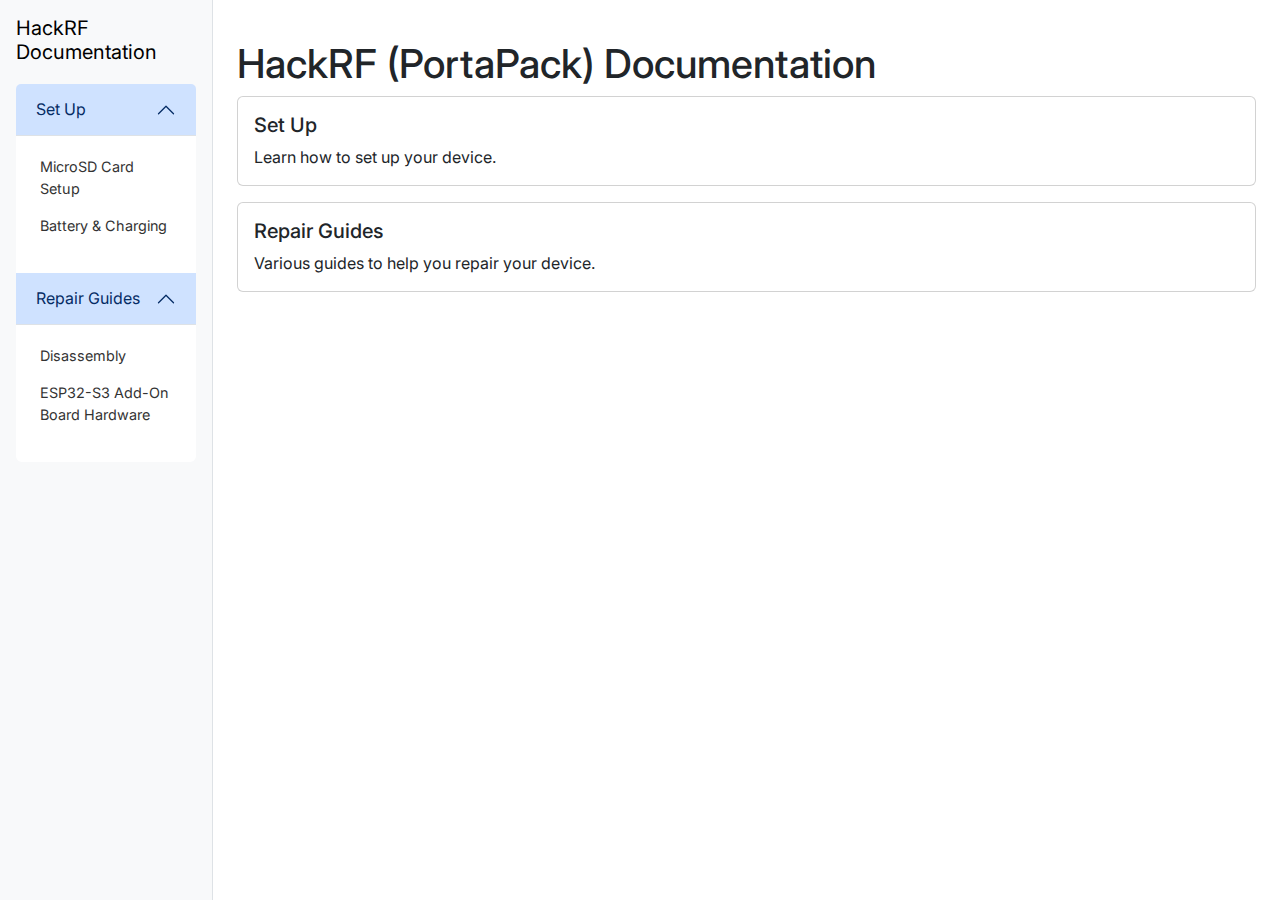
<file: index.html>
<!DOCTYPE html>
<html lang="en">
<head>
    <meta charset="UTF-8">
    <meta name="viewport" content="width=device-width, initial-scale=1.0">
    <title>HackRF Documentation</title>
    <link href="https://cdn.jsdelivr.net/npm/bootstrap@5.3.0-alpha1/dist/css/bootstrap.min.css" rel="stylesheet">
    <link href="https://fonts.googleapis.com/css2?family=Inter:wght@100..900&display=swap" rel="stylesheet">
    <link rel="stylesheet" href="styles.css">
    <link rel="icon" type="image/x-icon" href="../images/Site_Icon.png">
</head>
<body class="index-page">
    <div class="container-fluid">
        <div class="row">
            <nav class="col-md-3 col-lg-2 d-md-block bg-light sidebar p-3">
                <h5 class="sidebar-title">
                    <a href="./index.html" class="text-decoration-none" style="color: black;">HackRF Documentation</a>
                </h5>
                <div class="accordion" id="sidebarAccordion">
                    <div class="accordion-item border-0">
                        <h2 class="accordion-header" id="headingSetup">
                            <button class="accordion-button no-hover" type="button" data-bs-toggle="collapse" data-bs-target="#collapseSetup" aria-expanded="true" aria-controls="collapseSetup">
                                Set Up
                            </button>
                        </h2>
                        <div id="collapseSetup" class="accordion-collapse collapse show" aria-labelledby="headingSetup" data-bs-parent="#sidebarAccordion">
                            <div class="accordion-body">
                                <ul class="list-unstyled">
                                    <li><a href="./docs/microsdcardsetup.html" class="text-decoration-none d-block">MicroSD Card Setup</a></li>
                                    <li><a href="./docs/batteryandcharging.html" class="text-decoration-none d-block">Battery & Charging</a></li>
                                </ul>
                            </div>
                        </div>
                    </div>
                    <div class="accordion-item border-0">
                        <h2 class="accordion-header" id="headingRepair">
                            <button class="accordion-button no-hover" type="button" data-bs-toggle="collapse" data-bs-target="#collapseRepair" aria-expanded="true" aria-controls="collapseRepair">
                                Repair Guides
                            </button>
                        </h2>
                        <div id="collapseRepair" class="accordion-collapse collapse show" aria-labelledby="headingRepair" data-bs-parent="#sidebarAccordion">
                            <div class="accordion-body">
                                <ul class="list-unstyled">
                                    <li><a href="./docs/disassembly.html" class="text-decoration-none d-block">Disassembly</a></li>
                                    <li><a href="./docs/esp32schematics.html" class="text-decoration-none d-block">ESP32-S3 Add-On Board Hardware</a></li>
                                </ul>
                            </div>
                        </div>
                    </div>
                </div>
            </nav>            

            <main class="col-md-9 ms-sm-auto col-lg-10 px-md-4">
                <h1 class="mt-4">HackRF (PortaPack) Documentation</h1>
                <div class="row row-cols-1 g-3 d-none d-md-flex">
                    <div class="col">
                        <a href="/docs/microsdcardsetup.html" class="text-decoration-none" style="color: black;">
                            <div class="card h-100">
                                <div class="card-body">
                                    <h5 class="card-title">Set Up</h5>
                                    <p class="card-text">Learn how to set up your device.</p>
                                </div>
                            </div>
                        </a>                           
                    </div>
                    <div class="col">
                        <a href="/docs/disassembly.html" class="text-decoration-none" style="color: black;">
                            <div class="card h-100">
                                <div class="card-body">
                                    <h5 class="card-title">Repair Guides</h5>
                                    <p class="card-text">Various guides to help you repair your device.</p>
                                </div>
                            </div>
                        </a>                           
                    </div>
                </div>
            </main>
        </div>
    </div>
    <script src="https://cdn.jsdelivr.net/npm/bootstrap@5.3.0-alpha1/dist/js/bootstrap.bundle.min.js"></script>
</body>
</html>
</file>
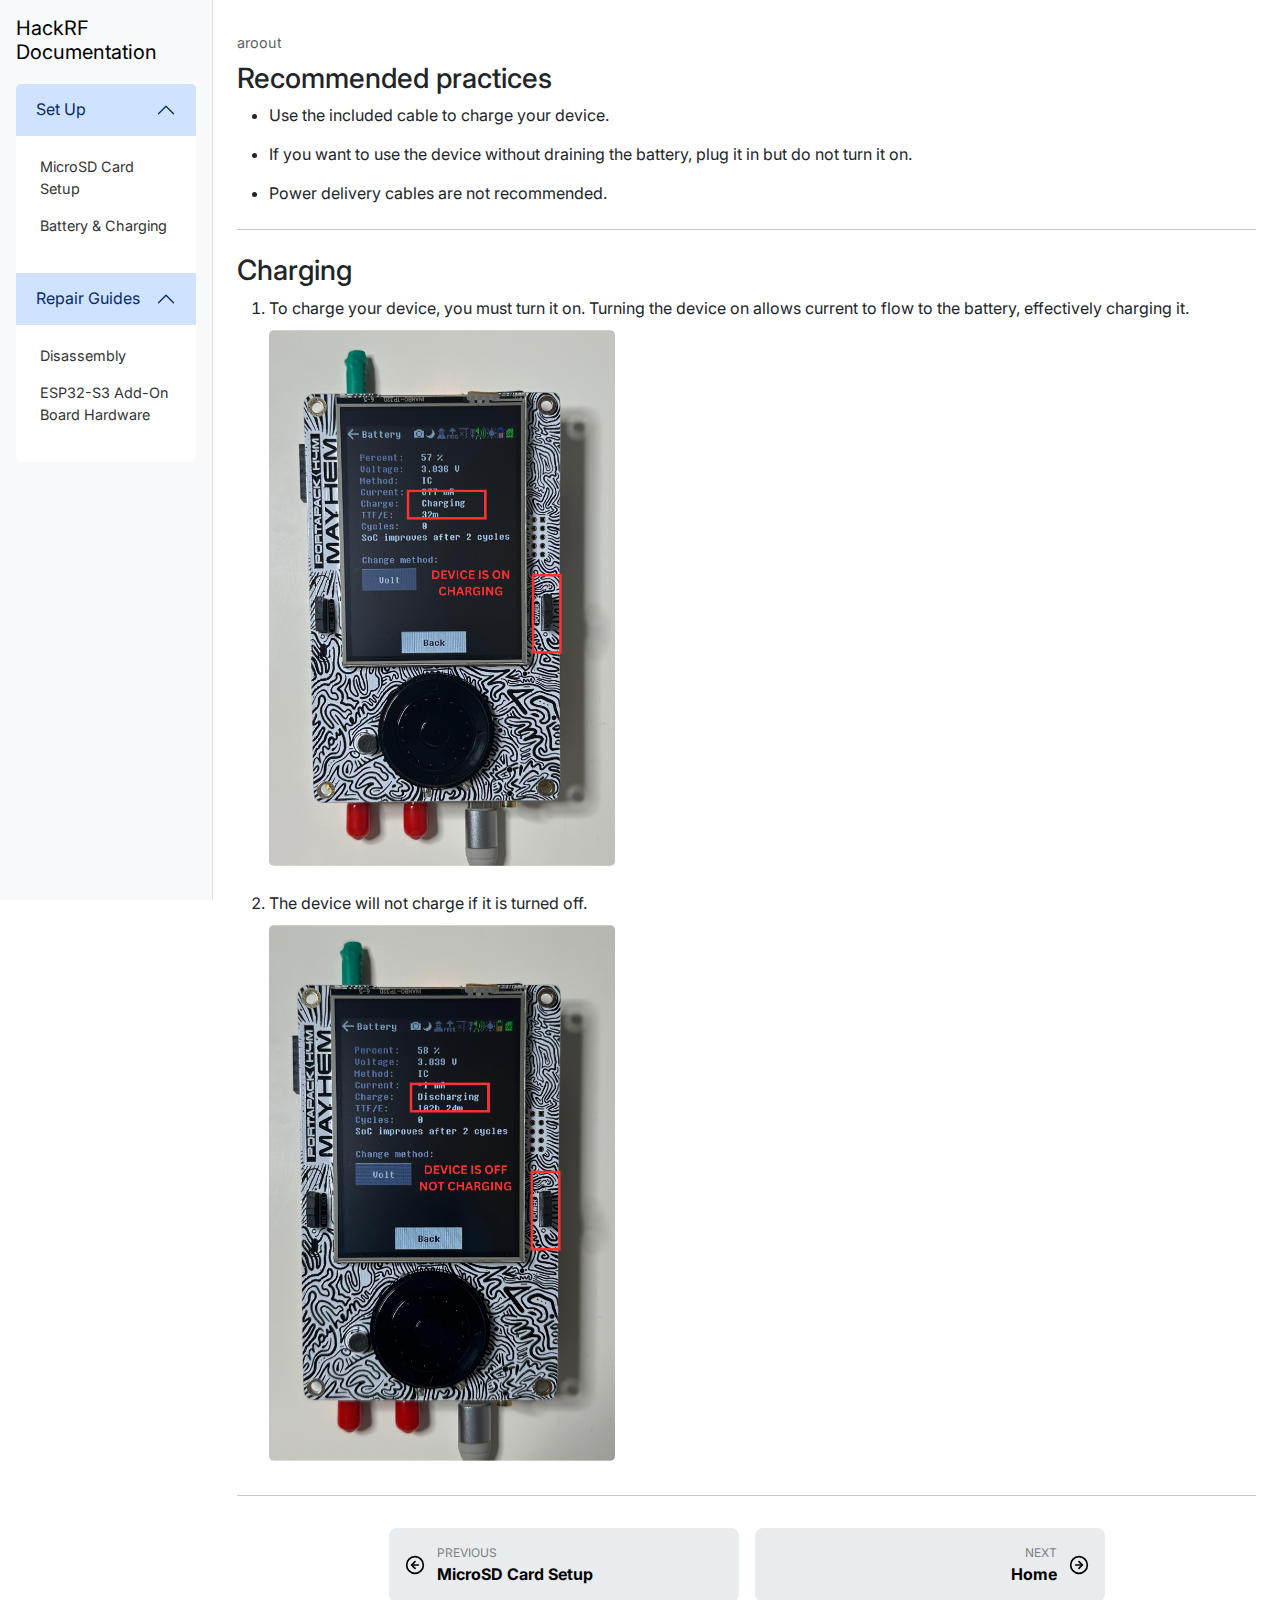
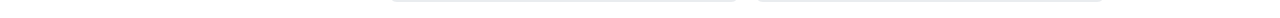
<file: docs/batteryandcharging.html>
<!DOCTYPE html>
<html lang="en">
<head>
    <meta charset="UTF-8">
    <meta name="viewport" content="width=device-width, initial-scale=1.0">
    <title>Battery & Charging</title>
    <link href="https://cdn.jsdelivr.net/npm/bootstrap@5.3.0-alpha1/dist/css/bootstrap.min.css" rel="stylesheet">
    <link href="https://fonts.googleapis.com/css2?family=Inter:wght@100..900&display=swap" rel="stylesheet">
    <link rel="icon" type="image/x-icon" href="../images/Site_Icon.png">
    <link rel="stylesheet" href="../styles.css">
</head>
<body>
    <div class="container-fluid">
        <div class="row">
            <div id="sidebar-container" class="col-md-3 col-lg-2 d-md-block bg-light sidebar p-3"></div>
            <main class="col-md-9 ms-sm-auto col-lg-10 px-md-4" style="padding-top: 2rem;">
                <div class="row row-cols-1 g-4">
                    <div class="col">
                        <div class="card h-100 border-0">
                            <div class="card-body">
                                <p class="text-muted" style="font-size: 0.9rem; margin-bottom: 0.5rem;">aroout</p>
                                <h3 class="card-title">Recommended practices</h3>
                                <ul class="custom-list">
                                    <li>Use the included cable to charge your device.</li>
                                    <li>If you want to use the device without draining the battery, plug it in but do not turn it on.</li>
                                    <li>Power delivery cables are not recommended.</li>
                                </ul>
                                <hr class="my-4">

                                <h3 class="card-title">Charging</h3>
                                <ol class="custom-list">
                                    <li>
                                        To charge your device, you must turn it on. Turning the device on allows current to flow to the battery, effectively charging it.
                                        <br>
                                        <img src="../images/deviceison.png" alt="H4M on it's back side." class="responsive-img">
                                    </li>
                                    <li>
                                        The device will not charge if it is turned off.
                                        <br>
                                        <img src="../images/deviceisoff.png" alt="H4M on it's back side." class="responsive-img">
                                    </li>
                                </ol>
                                
                                <hr class="my-4">
                                <div id="nav-buttons-container"></div>
                            </div>
                        </div>
                    </div>
                </div>
            </main>
        </div>
    </div>
    <script src="https://cdn.jsdelivr.net/npm/bootstrap@5.3.0-alpha1/dist/js/bootstrap.bundle.min.js"></script>
    <script src="../utils/sidebar.js"></script>
    <div id="nav-data" 
        data-prev-path="./microsdcardsetup.html" 
        data-prev-name="MicroSD Card Setup" 
        data-next-path="../index.html" 
        data-next-name="Home">
    </div>
    <script src="../utils/page.js"></script>
</body>
</html>
</file>
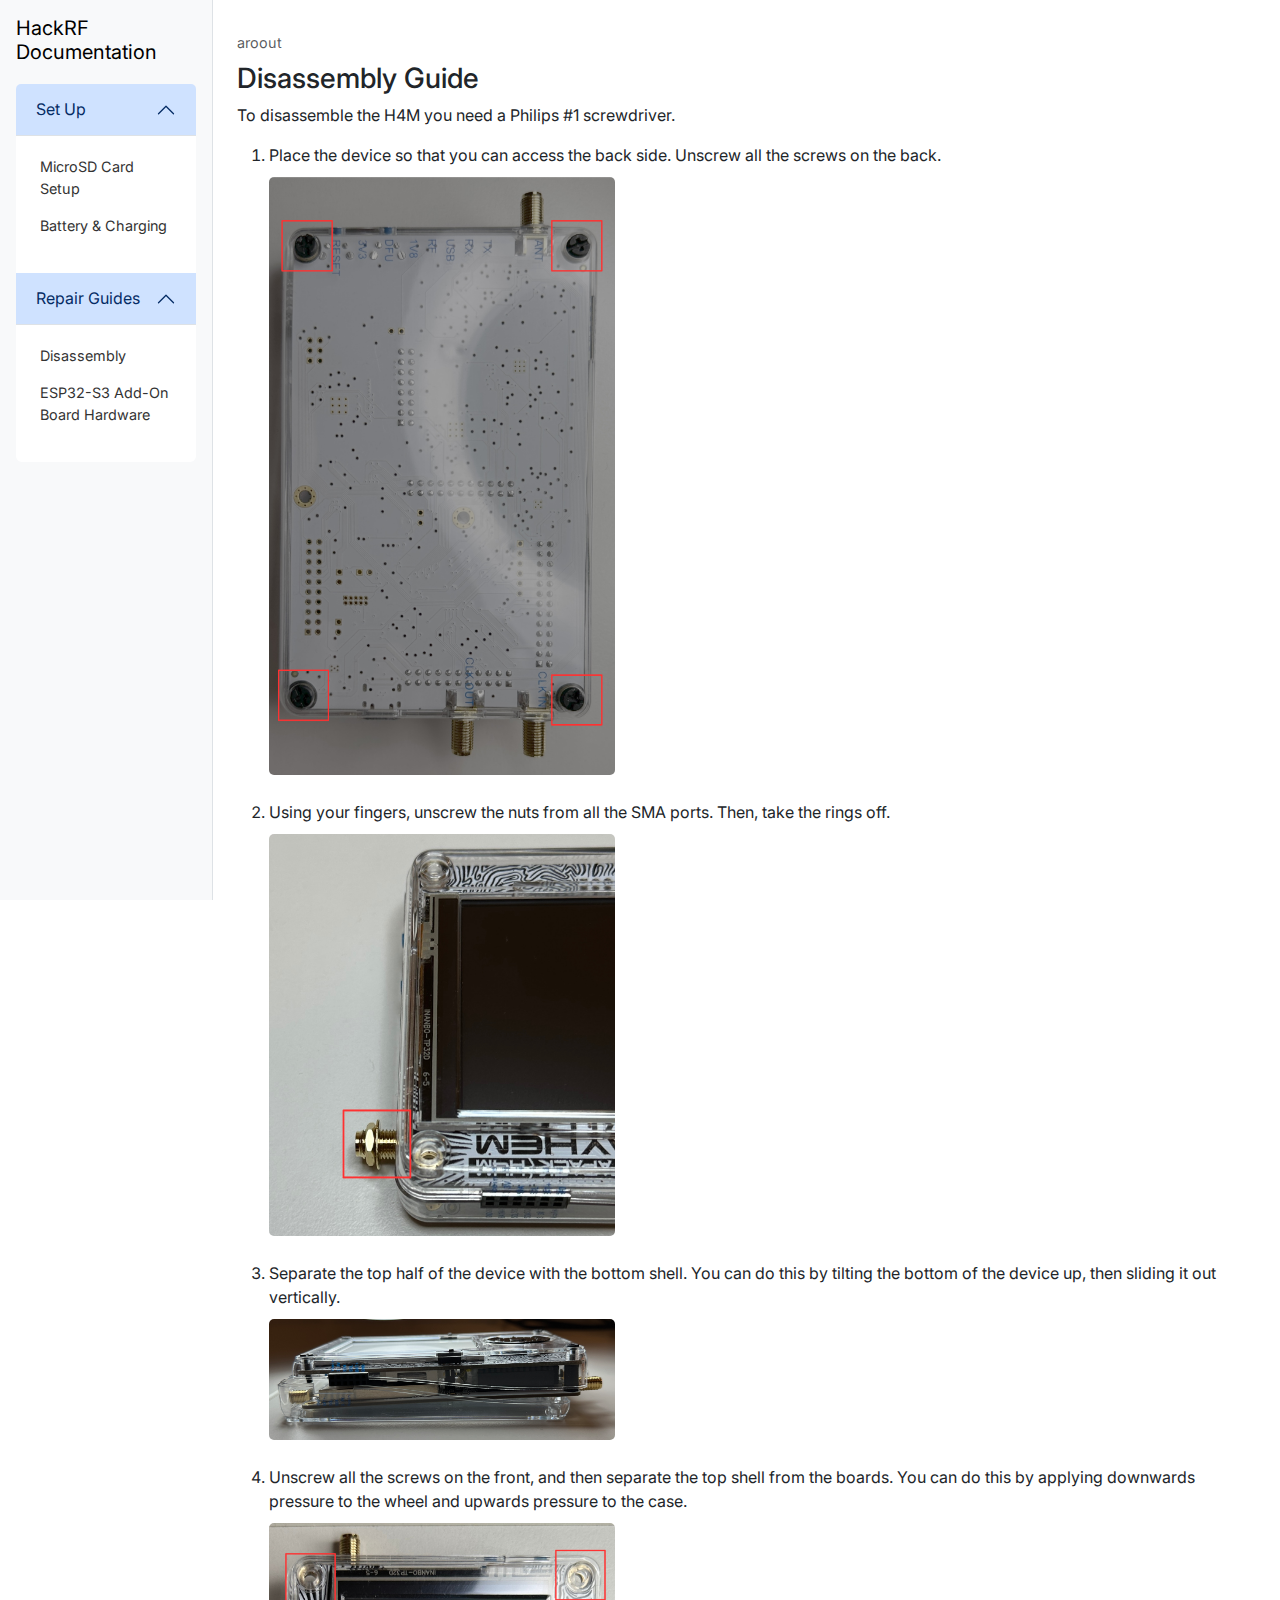
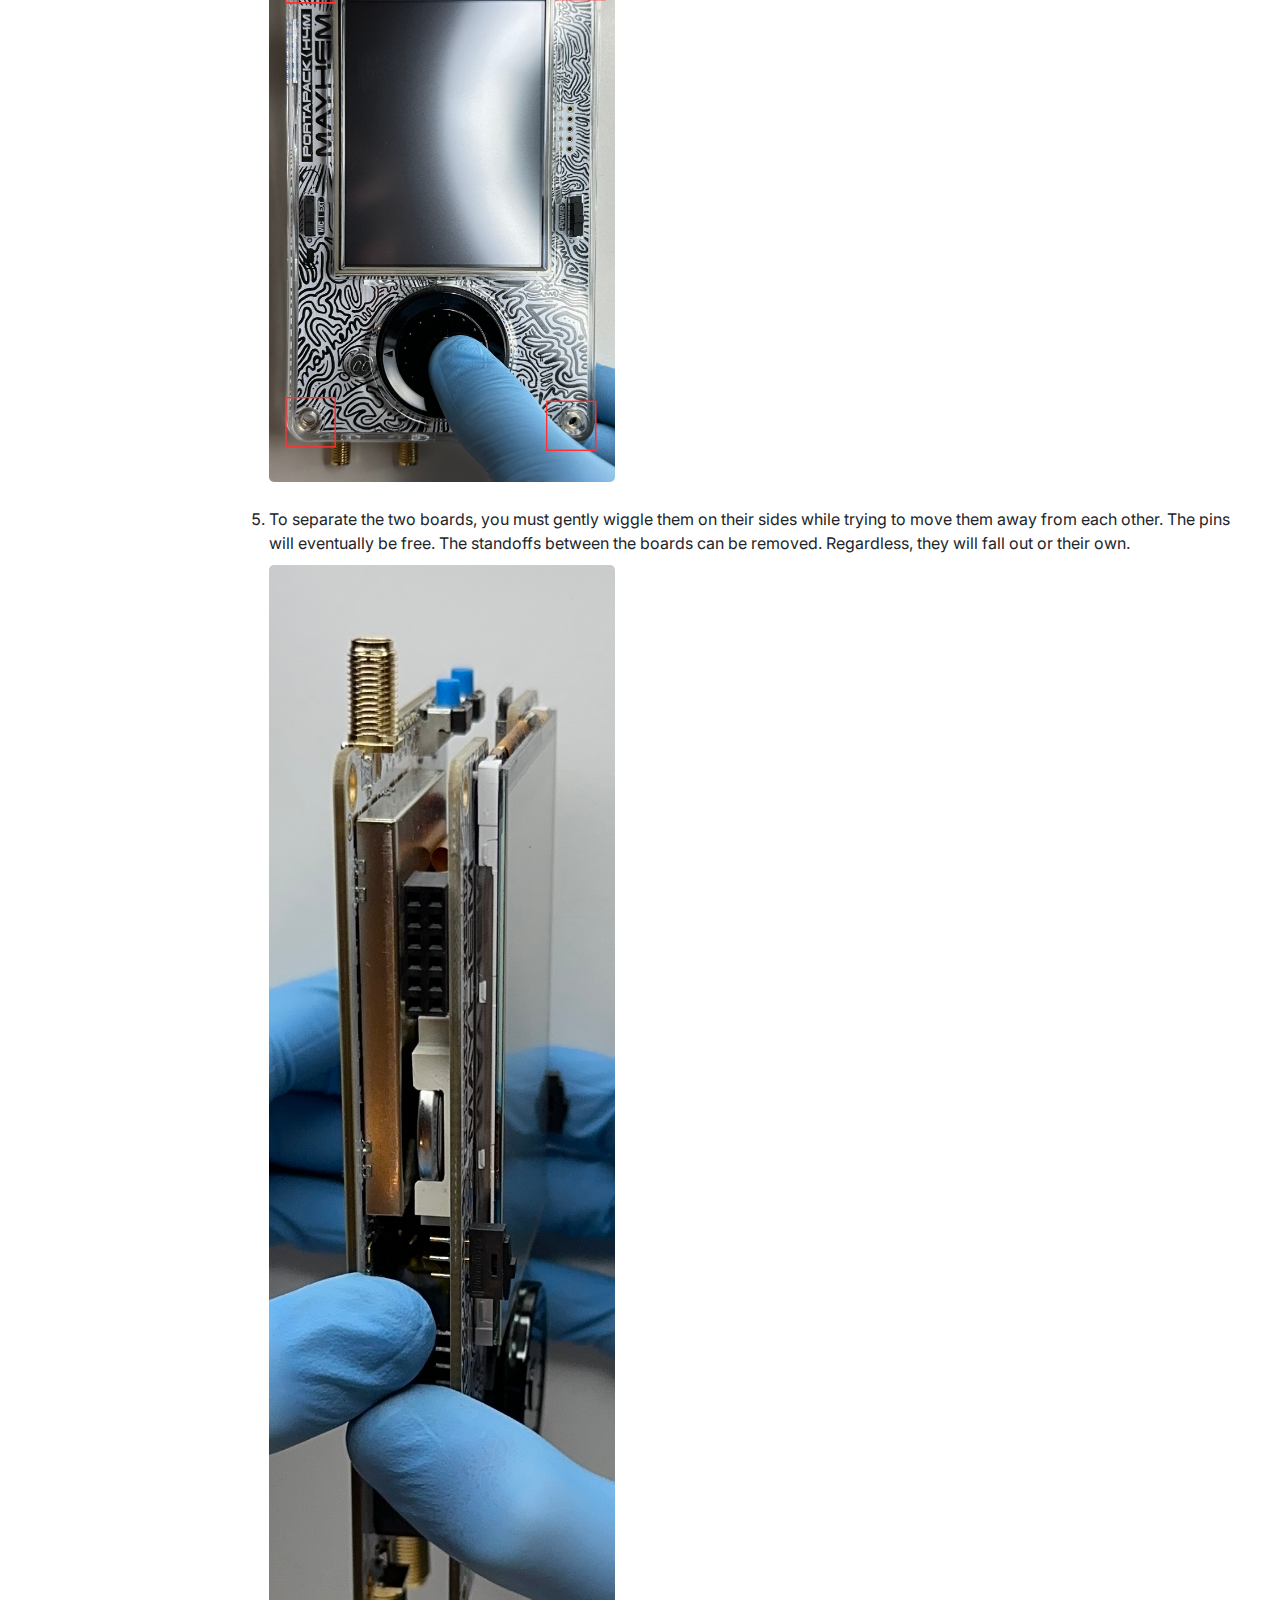
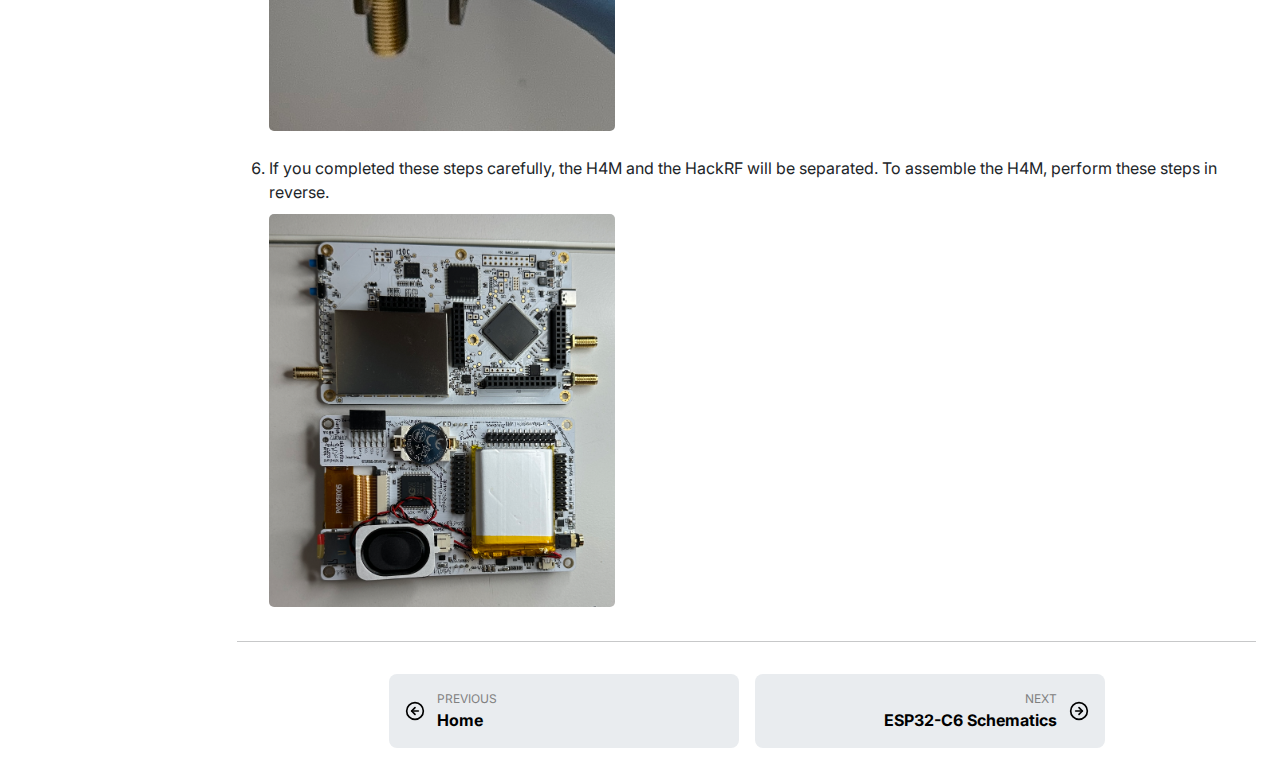
<file: docs/disassembly.html>
<!DOCTYPE html>
<html lang="en">
<head>
    <meta charset="UTF-8">
    <meta name="viewport" content="width=device-width, initial-scale=1.0">
    <title>Disassembly</title>
    <link href="https://cdn.jsdelivr.net/npm/bootstrap@5.3.0-alpha1/dist/css/bootstrap.min.css" rel="stylesheet">
    <link href="https://fonts.googleapis.com/css2?family=Inter:wght@100..900&display=swap" rel="stylesheet">
    <link rel="icon" type="image/x-icon" href="../images/Site_Icon.png">
    <link rel="stylesheet" href="../styles.css">
</head>
<body>
    <div class="container-fluid">
        <div class="row">
            <div id="sidebar-container" class="col-md-3 col-lg-2 d-md-block bg-light sidebar p-3"></div>
            <main class="col-md-9 ms-sm-auto col-lg-10 px-md-4" style="padding-top: 2rem;">
                <div class="row row-cols-1 g-4">
                    <div class="col">
                        <div class="card h-100 border-0">
                            <div class="card-body">
                                <p class="text-muted" style="font-size: 0.9rem; margin-bottom: 0.5rem;">aroout</p>
                                <h3 class="card-title">Disassembly Guide</h3>
                                <p class="card-text">To disassemble the H4M you need a Philips #1 screwdriver.</p>
                                <ol class="custom-list">
                                    <li>
                                        Place the device so that you can access the back side. Unscrew all the screws on the back.
                                        <br>
                                        <img src="../images/disassemblystep1.png" alt="H4M on it's back side." class="responsive-img">
                                    </li>
                                    <li>
                                        Using your fingers, unscrew the nuts from all the SMA ports. Then, take the rings off.
                                        <br>
                                        <img src="../images/disassemblystep2.png" alt="H4M on it's back side." class="responsive-img">
                                    </li>
                                    <li>
                                        Separate the top half of the device with the bottom shell. You can do this by tilting the bottom of the device up, then sliding it out vertically.
                                        <br>
                                        <img src="../images/disassemblystep3.JPG" alt="Select MicroSD Card Screenshot" class="responsive-img">
                                    </li>
                                    <li>
                                        Unscrew all the screws on the front, and then separate the top shell from the boards. You can do this by applying downwards pressure to the wheel and upwards pressure to the case.
                                        <br>
                                        <img src="../images/disassemblystep4.png" alt="Select MicroSD Card Screenshot" class="responsive-img">
                                    </li>
                                    <li>
                                        To separate the two boards, you must gently wiggle them on their sides while trying to move them away from each other. The pins will eventually be free. The standoffs between the boards can be removed. Regardless, they will fall out or their own.
                                        <br>
                                        <img src="../images/disassemblystep5.JPG" alt="Select MicroSD Card Screenshot" class="responsive-img">
                                    </li>
                                    <li>
                                        If you completed these steps carefully, the H4M and the HackRF will be separated. To assemble the H4M, perform these steps in reverse.
                                        <br>
                                        <img src="../images/disassemblystep6.JPG" alt="Select MicroSD Card Screenshot" class="responsive-img">
                                    </li>
                                </ol>

                                <hr class="my-4">
                                <div id="nav-buttons-container"></div>
                            </div>
                        </div>
                    </div>
                </div>
            </main>
        </div>
    </div>
    <script src="https://cdn.jsdelivr.net/npm/bootstrap@5.3.0-alpha1/dist/js/bootstrap.bundle.min.js"></script>
    <script src="../utils/sidebar.js"></script>
    <div id="nav-data" 
        data-prev-path="../index.html" 
        data-prev-name="Home"
        data-next-path="/docs/esp32schematics.html" 
        data-next-name="ESP32-C6 Schematics">
    </div>
    <script src="../utils/page.js"></script>    
</body>
</html>
</file>
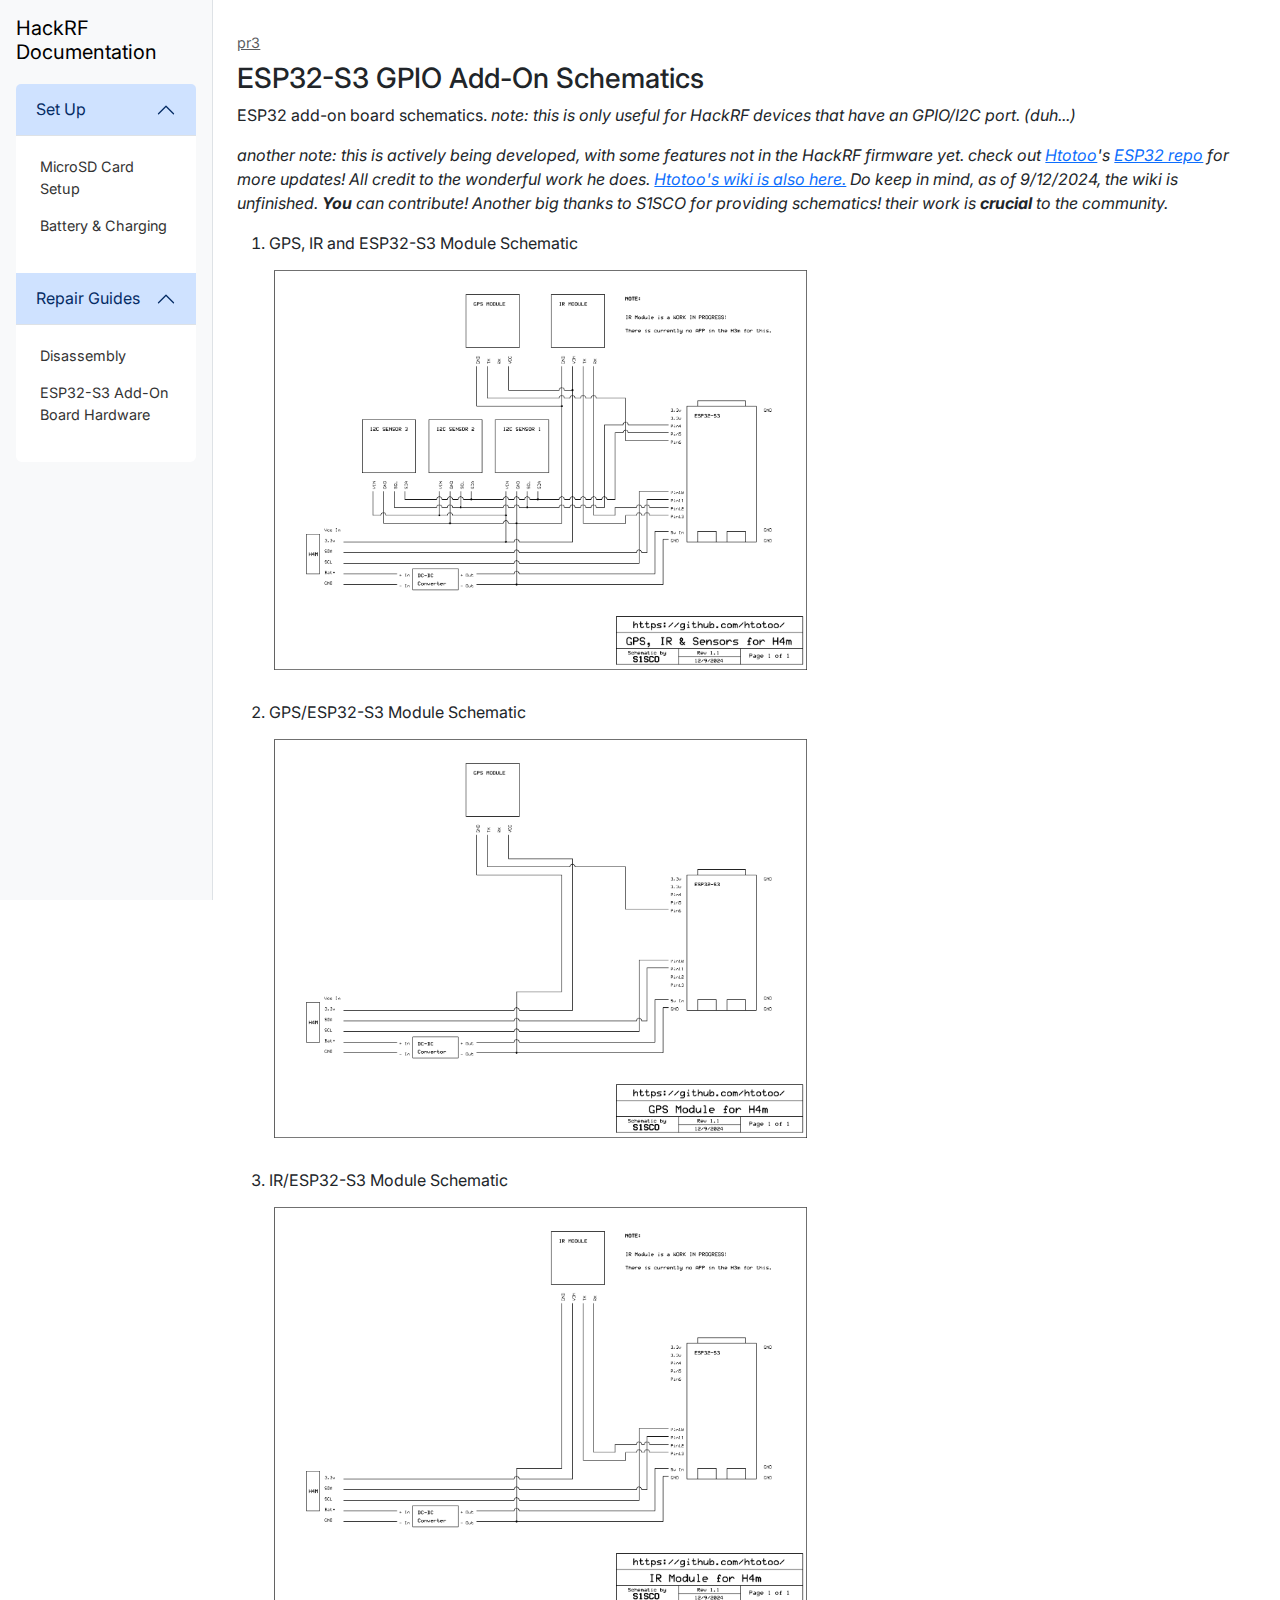
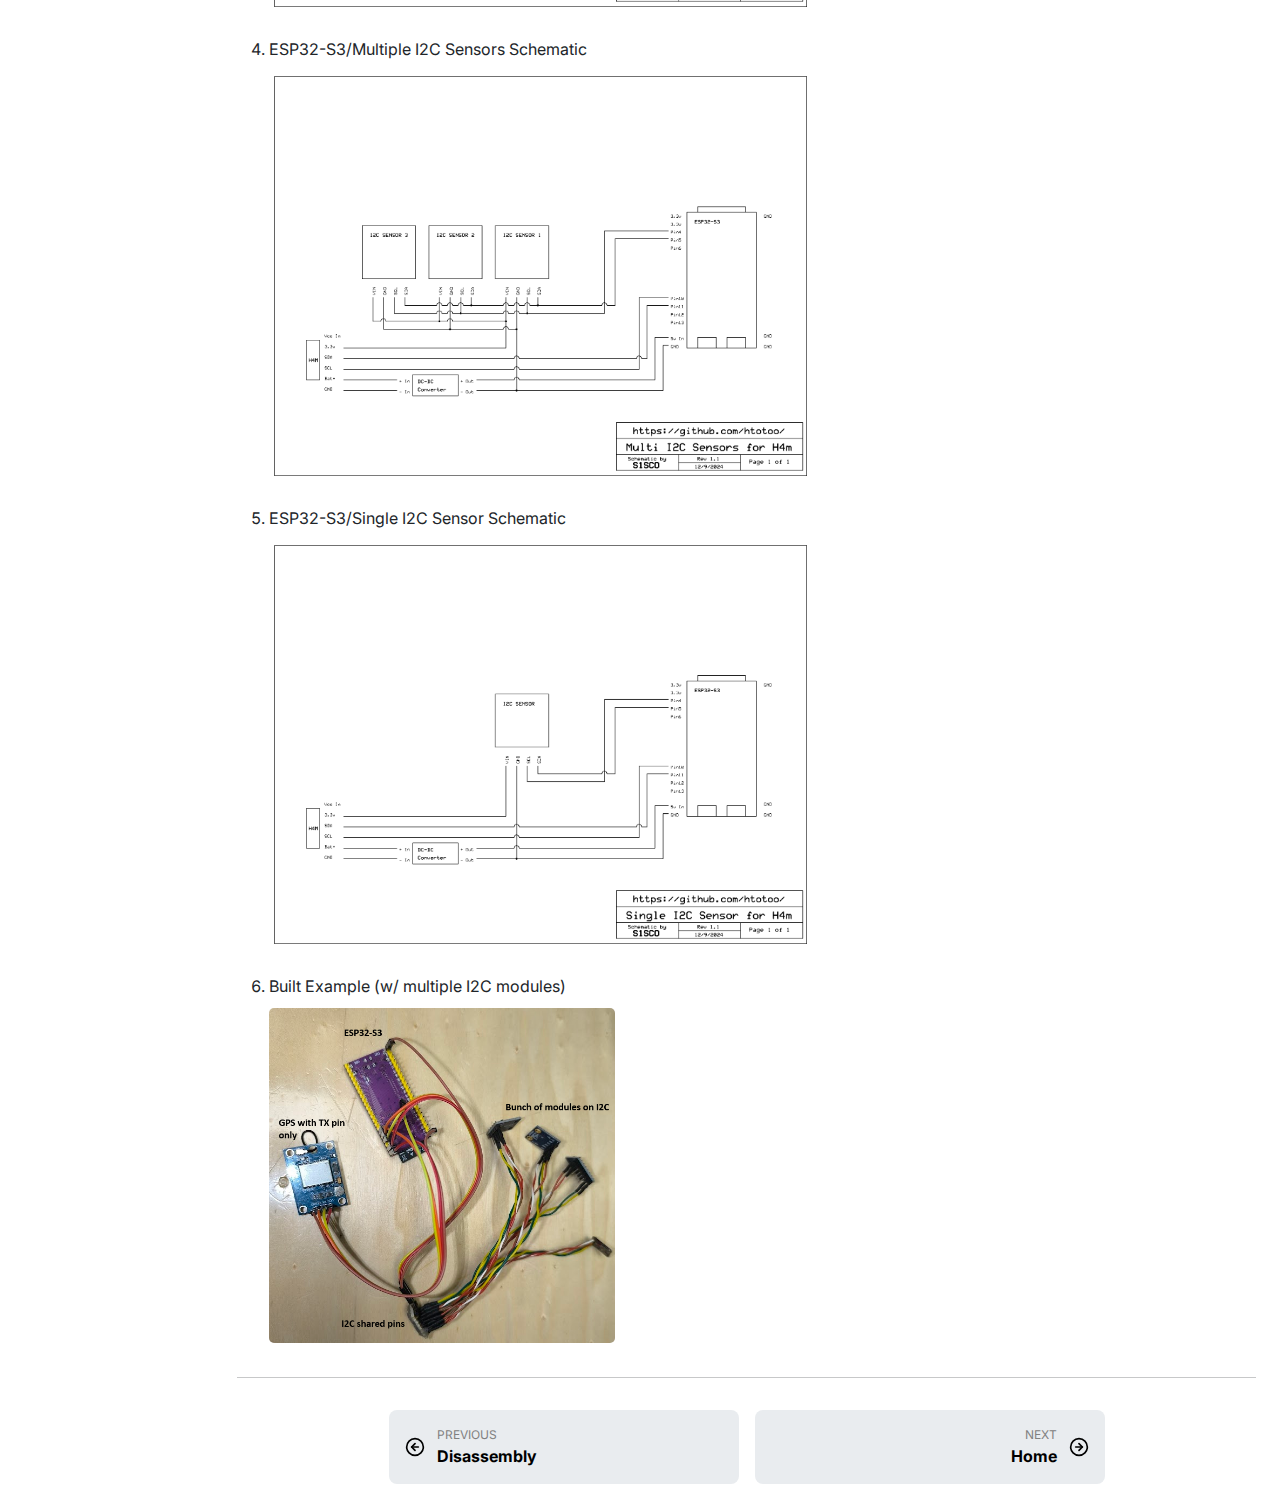
<file: docs/esp32schematics.html>
<!DOCTYPE html>
<html lang="en">
<head>
    <meta charset="UTF-8">
    <meta name="viewport" content="width=device-width, initial-scale=1.0">
    <title>GPIO | ESP32</title>
    <link href="https://cdn.jsdelivr.net/npm/bootstrap@5.3.0-alpha1/dist/css/bootstrap.min.css" rel="stylesheet">
    <link href="https://fonts.googleapis.com/css2?family=Inter:wght@100..900&display=swap" rel="stylesheet">
    <link rel="icon" type="image/x-icon" href="../images/Site_Icon.png">
    <link rel="stylesheet" href="../styles.css">
</head>
<body>
    <div class="container-fluid">
        <div class="row">
            <div id="sidebar-container" class="col-md-3 col-lg-2 d-md-block bg-light sidebar p-3"></div>
            <main class="col-md-9 ms-sm-auto col-lg-10 px-md-4" style="padding-top: 2rem;">
                <div class="row row-cols-1 g-4">
                    <div class="col">
                        <div class="card h-100 border-0">
                            <div class="card-body">
                                <p class="text-muted" style="font-size: 0.9rem; margin-bottom: 0.5rem;"><a href="https://github.com/the1anonlypr3" class="text-muted">pr3</a></p>
                                <h3 class="card-title">ESP32-S3 GPIO Add-On Schematics</h3>
                                <p class="card-text">ESP32 add-on board schematics. <i>note: this is only useful for HackRF devices that have an GPIO/I2C port. (duh...)</i></p>
                                <p class="card-text"><i>another note: this is actively being developed, with some features not in the HackRF firmware yet. check out <a href="https://github.com/htotoo">Htotoo</a>'s <a href="https://github.com/htotoo/ESP32-Portapack">ESP32 repo</a> for more updates! All credit to the wonderful work he does. <a href="https://github.com/htotoo/ESP32-Portapack/wiki/I2C-apps-for-H4">Htotoo's wiki is also here.</a> Do keep in mind, as of 9/12/2024, the wiki is unfinished. <strong>You</strong> can contribute! Another big thanks to S1SCO for providing schematics! their work is <strong>crucial</strong> to the community.</i></p>
                                <ol class="custom-list">
                                    <li>
                                        GPS, IR and ESP32-S3 Module Schematic
                                        <br>
                                        <img src="../images/esp32module1.png" alt="GPS, IR and ESP32 Schematic" class="responsive-img" style="max-width:55%;">
                                    </li>
                                    <li>
                                        GPS/ESP32-S3 Module Schematic
                                        <br>
                                        <img src="../images/esp32module2.png" alt="I2C Mocule Schematic" class="responsive-img" style="max-width:55%;">
                                    </li>
                                    <li>
                                        IR/ESP32-S3 Module Schematic
                                        <br>
                                        <img src="../images/esp32module3.png" alt="Select MicroSD Card Screenshot" class="responsive-img" style="max-width:55%;">
                                    </li>
                                    <li>
                                        ESP32-S3/Multiple I2C Sensors Schematic
                                        <br>
                                        <img src="../images/esp32module5.png" alt="Select MicroSD Card Screenshot" class="responsive-img" style="max-width:55%;">
                                    </li>
                                    <li>
                                        ESP32-S3/Single I2C Sensor Schematic
                                        <br>
                                        <img src="../images/esp32module6.png" alt="Select MicroSD Card Screenshot" class="responsive-img" style="max-width:55%;">
                                    </li>
                                    <li>
                                        Built Example (w/ multiple I2C modules)
                                        <br>
                                        <img src="../images/esp32module4.png" alt="Built ESP32 Example" class="responsive-img">
                                    </li>
                                </ol>
                                
                                <hr class="my-4">
                                <div id="nav-buttons-container"></div>
                            </div>
                        </div>
                    </div>
                </div>
            </main>
        </div>
    </div>
    <script src="https://cdn.jsdelivr.net/npm/bootstrap@5.3.0-alpha1/dist/js/bootstrap.bundle.min.js"></script>
    <script src="../utils/sidebar.js"></script>
    <div id="nav-data" 
        data-prev-path="/docs/disassembly.html" 
        data-prev-name="Disassembly" 
        data-next-path="../index.html" 
        data-next-name="Home">
    </div>
    <script src="../utils/page.js"></script>   
</body>
</html>
</file>
<file: styles.css>
body {
    font-family: 'Inter', Arial, sans-serif;
}

@media (max-width: 767px) {
    main {
        width: 100%;
    }
}

.responsive-img {
    max-width: 100%;
    height: auto;
    margin: 10px 0;
    border-radius: 5px;
}

@media (min-width: 768px) {
    .responsive-img {
        max-width: 35%;
    }
}

main {
    padding: 1rem; 
}

@media (max-width: 768px) {
    main {
        padding: 0.5rem; 
    }
}

body:not(.index-page) .card {
    border: none;
    box-shadow: none;
    background-color: transparent;
}

body:not(.index-page) .card-body {
    padding: 0;
}

::selection {
    color: white;
    background-color: #333;
}

.sidebar {
    height: 100vh;
    position: fixed;
    overflow-y: auto;
    background-color: #f8f9fa;
    border-right: 1px solid #dee2e6;
}

.sidebar-title {
    color: #333;
    font-weight: normal;
    margin-bottom: 20px;
}

.sidebar-title:hover {
    color: #333;
    text-decoration: none;
}

.accordion-button {
    font-size: 1rem;
    color: #333;
    background-color: transparent;
    border: none;
    box-shadow: none;
    outline: none;
    cursor: pointer;
    transition: background-color 0.2s;
}

.accordion-button:hover {
    background-color: #f8f9fa;
}

.accordion-button.no-hover:hover {
    color: #333;
    background-color: #f8f9fa;
    cursor: pointer;
}

.accordion-item {
    border: none;
}

.accordion-body {
    padding-left: 1.5rem;
}

.accordion-body ul {
    padding-left: 0;
    list-style: none;
}

.accordion-body li {
    margin-bottom: 8px;
}

.accordion-body a {
    color: #333;
    font-size: 0.9rem;
    text-decoration: none;
    display: block;
    padding: 0.25rem 0;
    transition: color 0.2s;
}

.accordion-body a:hover {
    color: #007bff;
}

.custom-list li {
    margin-bottom: 15px;
    line-height: 1.5;
}

code {
    font-size: 17px;
    border: 0.5px solid #333;
    border-radius: 5px;
    padding: 2.5px;
}
</file>
